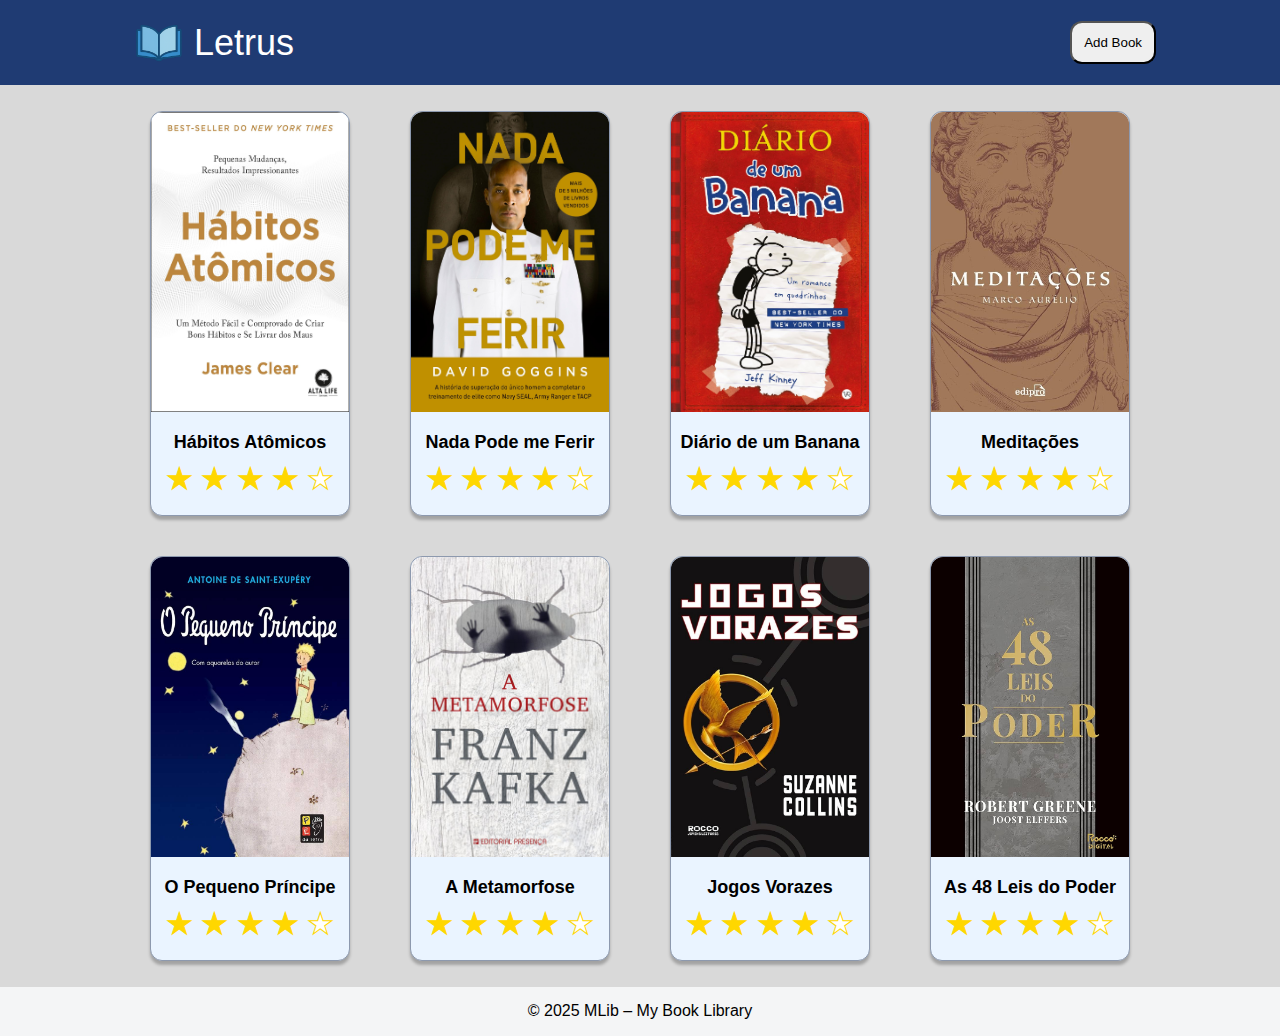
<file: index.html>
<!DOCTYPE html>
<html lang="en">
    <head>
        <meta charset="UTF-8">
         <meta name="viewport" content="width=device-width, initial-scale=1.0">
         <title>Letrus - Home</title>
         <link rel="stylesheet" href="css/style.css">
    </head>

    <body>
        <header>
            <div class="logo-icon">
                <img src="assets/images/logo-livro.png" alt="Logo Icon" height="70">
                <span>Letrus</span>                
            </div>

            <nav>
                <a href="pages/add-book.html">
                    <button class="add-button" aria-label="Add new book review">Add Book</button>
                </a>
            </nav>
        </header>

        <main>
            <div class="book-list-container">

                <a href="pages/details-habitosatomicos.html" class="book-card-link">
                    <div class="book-card">
                        <img src="assets/images/habitos atomicos.jpg" alt="Book Card">
                        <h3>Hábitos Atômicos</h3>
                        <div class="rating">
                            <span>★</span>
                            <span>★</span>
                            <span>★</span>
                            <span>★</span>
                            <span class="star-empty">★</span>
                        </div>
                    </div>
                </a>

                <a href="pages/details-nada-pode-me-ferir.html" class="book-card-link">
                    <div class="book-card">
                        <img src="assets/images/nada pode me ferir.jpg" alt="Book Card">
                        <h3>Nada Pode me Ferir</h3>
                        <div class="rating">
                            <span>★</span>
                            <span>★</span>
                            <span>★</span>
                            <span>★</span>
                            <span class="star-empty">★</span>
                        </div>
                    </div>
                </a>

                <a href="pages/details-diario-de-um-banana.html" class="book-card-link">
                    <div class="book-card">
                        <img src="assets/images/diario de um banana.jpg" alt="Book Card">
                        <h3>Diário de um Banana</h3>
                        <div class="rating">
                            <span>★</span>
                            <span>★</span>
                            <span>★</span>
                            <span>★</span>
                            <span class="star-empty">★</span>
                        </div>
                    </div>
                </a>

                <a href="pages/details-meditacoes.html" class="book-card-link">
                    <div class="book-card">
                        <img src="assets/images/meditacoes.jpg" alt="Book Card">
                        <h3>Meditações</h3>
                        <div class="rating">
                            <span>★</span>
                            <span>★</span>
                            <span>★</span>
                            <span>★</span>
                            <span class="star-empty">★</span>
                        </div>
                    </div>
                </a>

                <a href="pages/details-o-pequeno-principe.html" class="book-card-link">
                    <div class="book-card">
                        <img src="assets/images/pequeno principe.jpg" alt="Book Card">
                        <h3>O Pequeno Príncipe</h3>
                        <div class="rating">
                            <span>★</span>
                            <span>★</span>
                            <span>★</span>
                            <span>★</span>
                            <span class="star-empty">★</span>
                        </div>
                    </div>
                </a>

                <a href="pages/details-metarmofose.html" class="book-card-link">
                    <div class="book-card">
                        <img src="assets/images/a metamorfose.jpg" alt="Book Card">
                        <h3>A Metamorfose</h3>
                        <div class="rating">
                            <span>★</span>
                            <span>★</span>
                            <span>★</span>
                            <span>★</span>
                            <span class="star-empty">★</span>
                        </div>
                    </div>
                </a>

                <a href="pages/details-jogos-vorazes.html" class="book-card-link">
                    <div class="book-card">
                        <img src="assets/images/jogos vorazes.jpg" alt="Book Card">
                        <h3>Jogos Vorazes</h3>
                        <div class="rating">
                            <span>★</span>
                            <span>★</span>
                            <span>★</span>
                            <span>★</span>
                            <span class="star-empty">★</span>
                        </div>
                    </div>
                </a>

                <a href="pages/details-48-leis-do-poder.html" class="book-card-link">
                    <div class="book-card">
                        <img src="assets/images/48 leis do poder.jpg" alt="Book Card">
                        <h3>As 48 Leis do Poder</h3>
                        <div class="rating">
                            <span>★</span>
                            <span>★</span>
                            <span>★</span>
                            <span>★</span>
                            <span class="star-empty">★</span>
                        </div>
                    </div>
                </a>
            </div>
        </main>

        <footer>
            <p>&copy; 2025 MLib &ndash; My Book Library</p>
        </footer>
    </body>
</html>
</file>
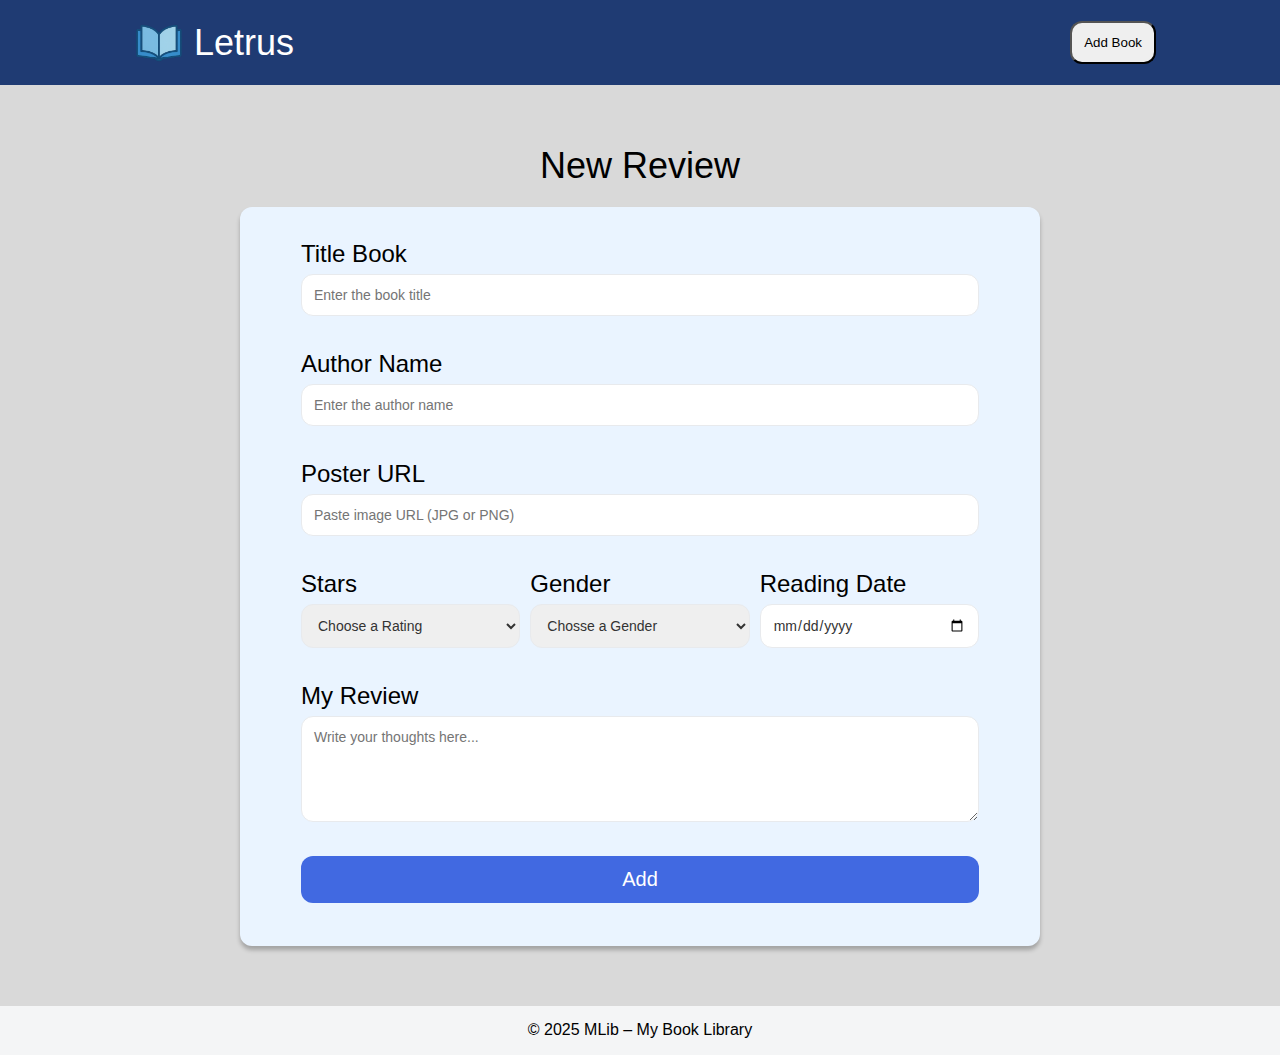
<file: pages/add-book.html>
<!DOCTYPE html>
<html lang="en">
    <head>
        <meta charset="UTF-8">
         <meta name="viewport" content="width=device-width, initial-scale=1.0">
         <title>Letrus - Add Book</title>
         <link rel="stylesheet" href="../css/style.css">
    </head>

    <body>
        <header>
            <a href="../index.html" class="logo-link">
                <div class="logo-icon">
                    <img src="../assets/images/logo-livro.png" alt="Logo Icon" height="70">
                    <span>Letrus</span>                
                </div>
            </a>

            <nav>
                <button class="add-button" aria-label="Add new book review">Add Book</button>
            </nav>
        </header>

        <main>
            <div class="add-book-container">
                <h2>New Review</h2>

                <form>
                    <div class="form-container">
                        <div class="form-group">
                            <label for="book-name">Title Book</label>
                            <input type="text" id="book-name" placeholder="Enter the book title">
                        </div>

                        <div class="form-group">
                            <label for="author-name">Author Name</label>
                            <input type="text" id="author-name" placeholder="Enter the author name">
                        </div>

                        <div class="form-group">
                            <label for="poster-url">Poster URL</label>
                            <input type="text" id="poster-url" placeholder="Paste image URL (JPG or PNG)">
                        </div>

                        <div class="form-row">
                            <div class="form-group">
                                <label for="rating-select">Stars</label>
                                <select id="rating-select">
                                    <option value="">Choose a Rating</option>
                                    <option value="1">★☆☆☆☆ - 1 Star</option>
                                    <option value="2">★★☆☆☆ - 2 Stars</option>
                                    <option value="2">★★★☆☆ - 3 Stars</option>
                                    <option value="3">★★★★☆ - 4 Stars</option>
                                    <option value="5">★★★★★ - 5 Stars</option>
                                </select>
                            </div>

                        <div class="form-group">
                                <label for="gender-select">Gender</label>
                                <select id="gender-select">
                                    <option value="">Chosse a Gender</option>
                                    <option value="Aventura">Aventura</option>
                                    <option value="Autoajuda">Autoajuda</option>
                                    <option value="Biografia">Biografia</option>
                                    <option value="Infantojuvenil">Infantojuvenil</option>
                                    <option value="Filosofia">Filosofia</option>
                                    <option value="Fábula">Fábula</option>
                                    <option value="Ficção">Ficção</option>
                                    <option value="Distopia">Distopia</option>
                                    <option value="Estratégia">Estratégia</option>
                                    <option value="Romance">Romance</option>
                                    <option value="Terror">Terror</option>
                                    <option value="Comédia">Comédia</option>
                                    <option value="Drama">Drama</option>
                                    <option value="Mistério">Mistério</option>
                                    <option value="Fantasia">Fantasia</option>
                                    <option value="Suspense">Suspense</option>
                                </select>
                            </div>

                            <div class="form-group">
                                <label for="reading-date">Reading Date</label>
                                <input type="date" id="reading-date">
                            </div>
                        </div>

                        <div class="form-group">
                            <label for="book-review">My Review</label>
                            <textarea id="book-review" rows="5" placeholder="Write your thoughts here..."></textarea>
                        </div>

                        <button type="submit" class="submit-button">Add</button>

                    </div>
                </div>
            </form>
        </main>

        <footer>
            <p>&copy; 2025 MLib &ndash; My Book Library</p>
        </footer>
    </body>
</html>
</file>
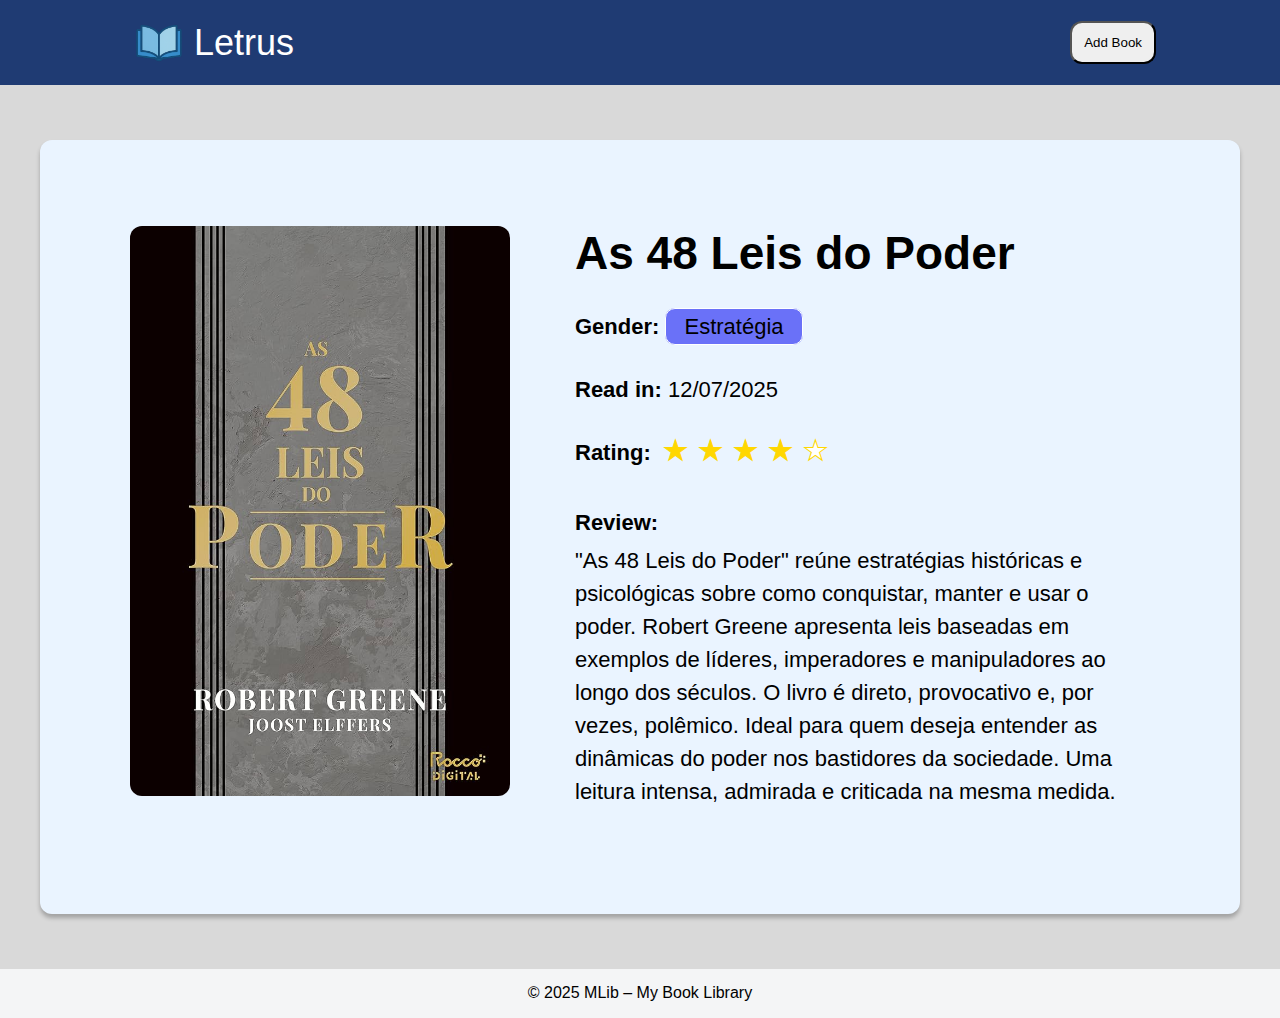
<file: pages/details-48-leis-do-poder.html>
<!DOCTYPE html>
<html lang="en">
    <head>
        <meta charset="UTF-8">
         <meta name="viewport" content="width=device-width, initial-scale=1.0">
         <title>Letrus - As 48 Leis do Poder</title>
         <link rel="stylesheet" href="../css/style.css">
    </head>

    <body>
        <header>
            <a href="../index.html" class="logo-link">
                <div class="logo-icon">
                    <img src="../assets/images/logo-livro.png" alt="Logo Icon" height="70">
                    <span>Letrus</span>                
                </div>
            </a>

            <nav>
                <a href="add-book.html">
                    <button class="add-button" aria-label="Add new book review">Add Book</button>
                </a>
            </nav>
        </header>

        <main>
            <div class="book-info-container">
                <div class="book-cover">
                    <img src="../assets/images/48 leis do poder.jpg" width="380px" height="570px" alt="book-cover of 48 leis do poder">
                </div>

                <div class="book-details-info">
                    <h1 class="book-title">As 48 Leis do Poder</h1>

                    <div class="book-section-gender">
                        <p><strong>Gender:</strong> <span class="estrategia">Estratégia</span></p>
                    </div>

                    <div class="book-section">
                        <p><strong>Read in:</strong> 12/07/2025</p>
                    </div>

                    <div class="book-section rating-details">
                        <p><strong>Rating:</strong></p>
                        <div class="rating-info">
                            <span>★</span><span>★</span><span>★</span><span>★</span><span class="star-empty">★</span>
                        </div>
                    </div>

                    <div class="book-section">
                        <p class="review-title"><strong>Review:</strong></p>
                        <p>"As 48 Leis do Poder" reúne estratégias históricas e psicológicas sobre como conquistar, manter e usar o poder. 
                            Robert Greene apresenta leis baseadas em exemplos de líderes, imperadores e manipuladores ao longo dos séculos. 
                            O livro é direto, provocativo e, por vezes, polêmico. 
                            Ideal para quem deseja entender as dinâmicas do poder nos bastidores da sociedade. Uma leitura intensa, admirada e criticada na mesma medida.</p>
                    </div>
                </div>
            </div>
        </main>

        <footer>
            <p>&copy; 2025 MLib &ndash; My Book Library</p>
        </footer>
    </body>
</html>
</file>
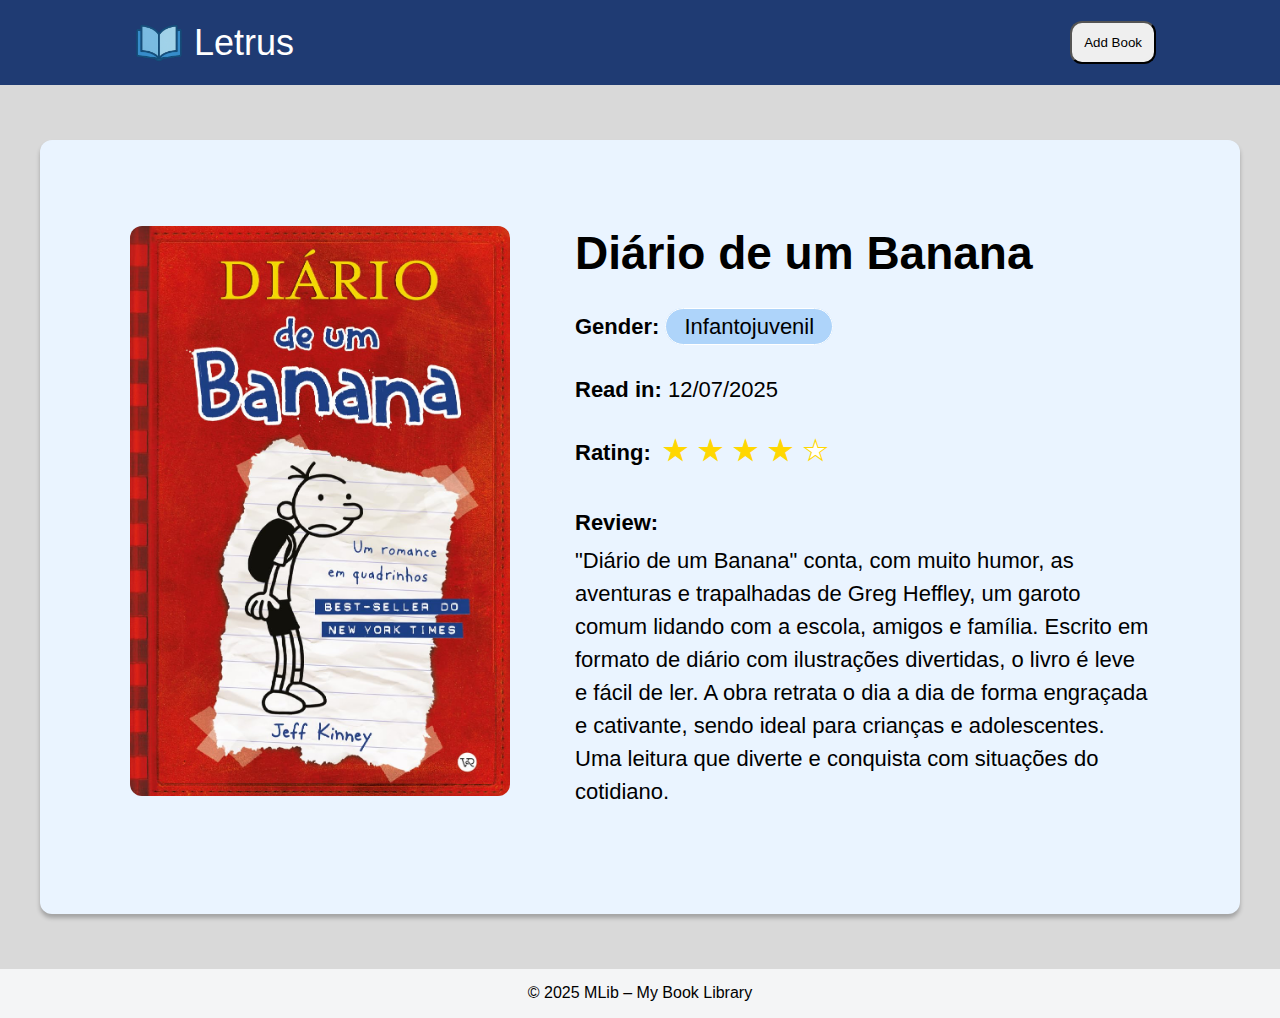
<file: pages/details-diario-de-um-banana.html>
<!DOCTYPE html>
<html lang="en">
    <head>
        <meta charset="UTF-8">
         <meta name="viewport" content="width=device-width, initial-scale=1.0">
         <title>Letrus - Diário de um Banana</title>
         <link rel="stylesheet" href="../css/style.css">
    </head>

    <body>
        <header>
            <a href="../index.html" class="logo-link">
                <div class="logo-icon">
                    <img src="../assets/images/logo-livro.png" alt="Logo Icon" height="70">
                    <span>Letrus</span>                
                </div>
            </a>

            <nav>
                <a href="add-book.html">
                    <button class="add-button" aria-label="Add new book review">Add Book</button>
                </a>
            </nav>
        </header>

        <main>
            <div class="book-info-container">
                <div class="book-cover">
                    <img src="../assets/images/diario de um banana.jpg" width="380px" height="570px" alt="book-cover of Diário de um Banana">
                </div>

                <div class="book-details-info">
                    <h1 class="book-title">Diário de um Banana</h1>

                    <div class="book-section-gender">
                        <p><strong>Gender:</strong> <span class="infantojuvenil">Infantojuvenil</span></p>
                    </div>

                    <div class="book-section">
                        <p><strong>Read in:</strong> 12/07/2025</p>
                    </div>

                    <div class="book-section rating-details">
                        <p><strong>Rating:</strong></p>
                        <div class="rating-info">
                            <span>★</span><span>★</span><span>★</span><span>★</span><span class="star-empty">★</span>
                        </div>
                    </div>

                    <div class="book-section">
                        <p class="review-title"><strong>Review:</strong></p>
                        <p>"Diário de um Banana" conta, com muito humor, as aventuras e trapalhadas de Greg Heffley, um garoto comum lidando com a escola,
                             amigos e família. Escrito em formato de diário com ilustrações divertidas, o livro é leve e fácil de ler. 
                             A obra retrata o dia a dia de forma engraçada e cativante, 
                            sendo ideal para crianças e adolescentes. Uma leitura que diverte e conquista com situações do cotidiano.</p>
                    </div>
                </div>
            </div>
        </main>

        <footer>
            <p>&copy; 2025 MLib &ndash; My Book Library</p>
        </footer>
    </body>
</html>
</file>
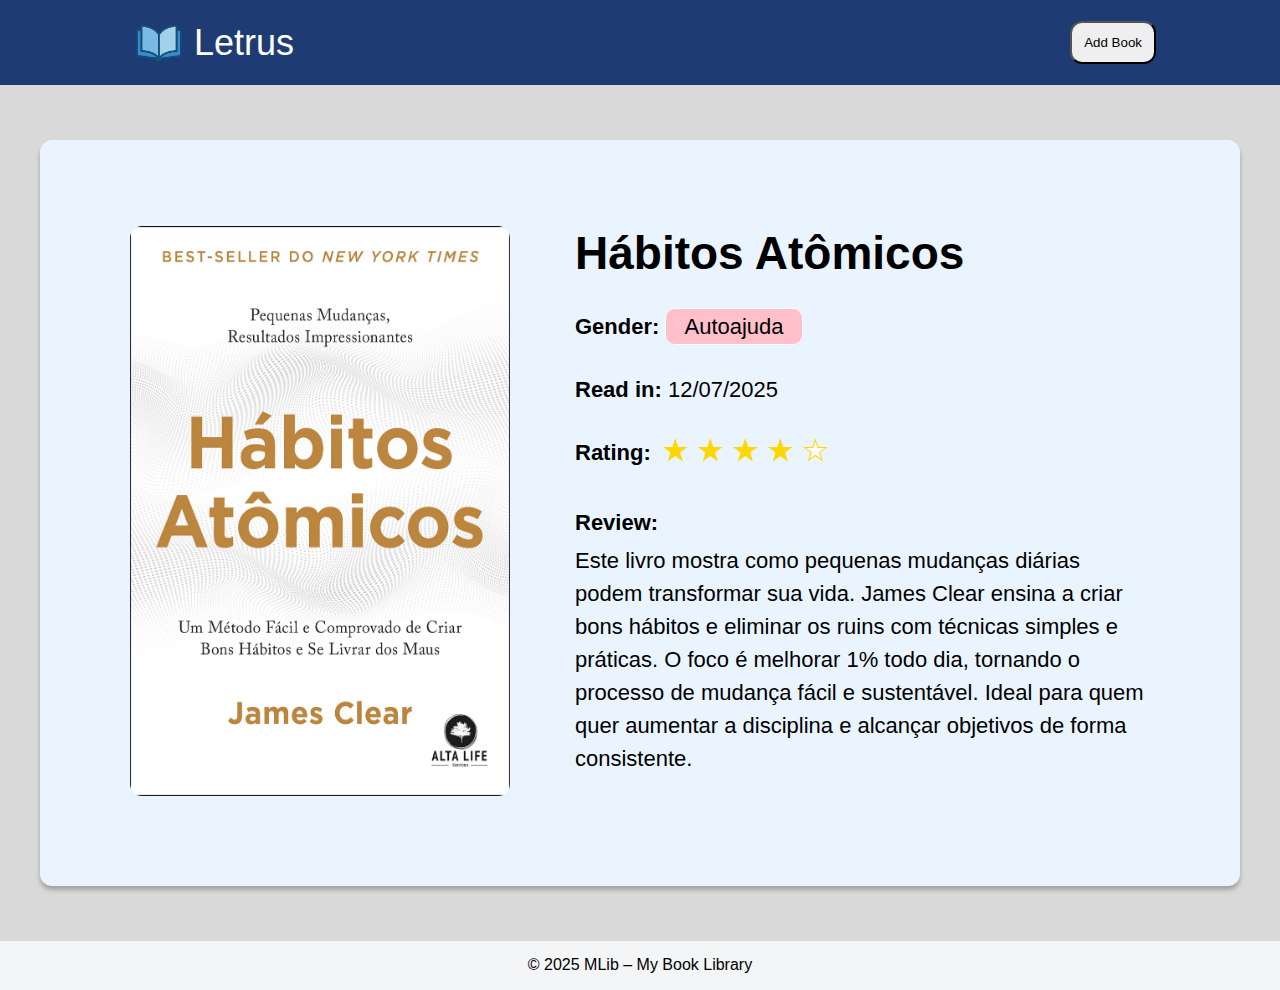
<file: pages/details-habitosatomicos.html>
<!DOCTYPE html>
<html lang="en">
    <head>
        <meta charset="UTF-8">
         <meta name="viewport" content="width=device-width, initial-scale=1.0">
         <title>Letrus - Hábitos Atômicos</title>
         <link rel="stylesheet" href="../css/style.css">
    </head>

    <body>
        <header>
            <a href="../index.html" class="logo-link">
                <div class="logo-icon">
                    <img src="../assets/images/logo-livro.png" alt="Logo Icon" height="70">
                    <span>Letrus</span>                
                </div>
            </a>

            <nav>
                <a href="add-book.html">
                    <button class="add-button" aria-label="Add new book review">Add Book</button>
                </a>
            </nav>
        </header>

        <main>
            <div class="book-info-container">
                <div class="book-cover">
                    <img src="../assets/images/habitos atomicos.jpg" width="380px" height="570px" alt="book-cover of Hábitos Atômicos">
                </div>

                <div class="book-details-info">
                    <h1 class="book-title">Hábitos Atômicos</h1>

                    <div class="book-section-gender">
                        <p><strong>Gender:</strong> <span class="autoajuda">Autoajuda</span></p>
                    </div>

                    <div class="book-section">
                        <p><strong>Read in:</strong> 12/07/2025</p>
                    </div>

                    <div class="book-section rating-details">
                        <p><strong>Rating:</strong></p>
                        <div class="rating-info">
                            <span>★</span><span>★</span><span>★</span><span>★</span><span class="star-empty">★</span>
                        </div>
                    </div>

                    <div class="book-section">
                        <p class="review-title"><strong>Review:</strong></p>
                        <p>Este livro mostra como pequenas mudanças diárias podem transformar sua vida. James Clear ensina
                             a criar bons hábitos e eliminar os ruins com técnicas simples e práticas. 
                            O foco é melhorar 1% todo dia, tornando o processo de mudança fácil e sustentável.
                            Ideal para quem quer aumentar a disciplina e alcançar objetivos de forma consistente.</p>
                    </div>
                </div>
            </div>
        </main>

        <footer>
            <p>&copy; 2025 MLib &ndash; My Book Library</p>
        </footer>
    </body>
</html>
</file>
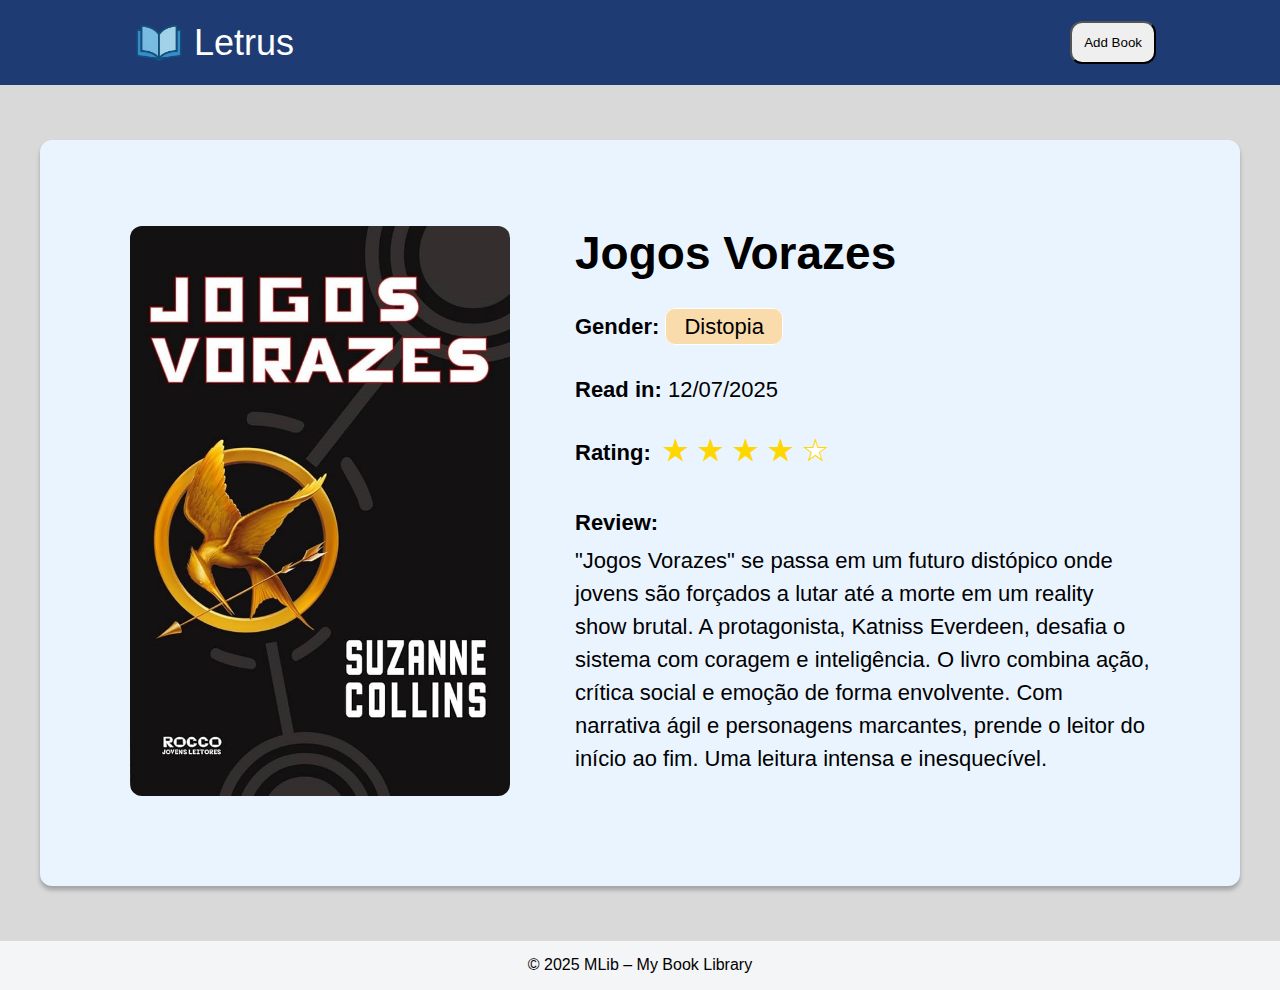
<file: pages/details-jogos-vorazes.html>
<!DOCTYPE html>
<html lang="en">
    <head>
        <meta charset="UTF-8">
         <meta name="viewport" content="width=device-width, initial-scale=1.0">
         <title>Letrus - Jogos Vorazes</title>
         <link rel="stylesheet" href="../css/style.css">
    </head>

    <body>
        <header>
            <a href="../index.html" class="logo-link">
                <div class="logo-icon">
                    <img src="../assets/images/logo-livro.png" alt="Logo Icon" height="70">
                    <span>Letrus</span>                
                </div>
            </a>

            <nav>
                <a href="add-book.html">
                    <button class="add-button" aria-label="Add new book review">Add Book</button>
                </a>
            </nav>
        </header>

        <main>
            <div class="book-info-container">
                <div class="book-cover">
                    <img src="../assets/images/jogos vorazes.jpg" width="380px" height="570px" alt="book-cover of Jogos Vorazes">
                </div>

                <div class="book-details-info">
                    <h1 class="book-title">Jogos Vorazes</h1>

                    <div class="book-section-gender">
                        <p><strong>Gender:</strong> <span class="distopia">Distopia</span></p>
                    </div>

                    <div class="book-section">
                        <p><strong>Read in:</strong> 12/07/2025</p>
                    </div>

                    <div class="book-section rating-details">
                        <p><strong>Rating:</strong></p>
                        <div class="rating-info">
                            <span>★</span><span>★</span><span>★</span><span>★</span><span class="star-empty">★</span>
                        </div>
                    </div>

                    <div class="book-section">
                        <p class="review-title"><strong>Review:</strong></p>
                        <p>"Jogos Vorazes" se passa em um futuro distópico onde jovens são forçados a lutar até a morte em um reality show brutal. A protagonista, Katniss Everdeen, 
                            desafia o sistema com coragem e inteligência. O livro combina ação,
                            crítica social e emoção de forma envolvente. Com narrativa ágil e personagens marcantes, prende o leitor do início ao fim. Uma leitura intensa e inesquecível.</p>
                    </div>
                </div>
            </div>
        </main>

        <footer>
            <p>&copy; 2025 MLib &ndash; My Book Library</p>
        </footer>
    </body>
</html>
</file>
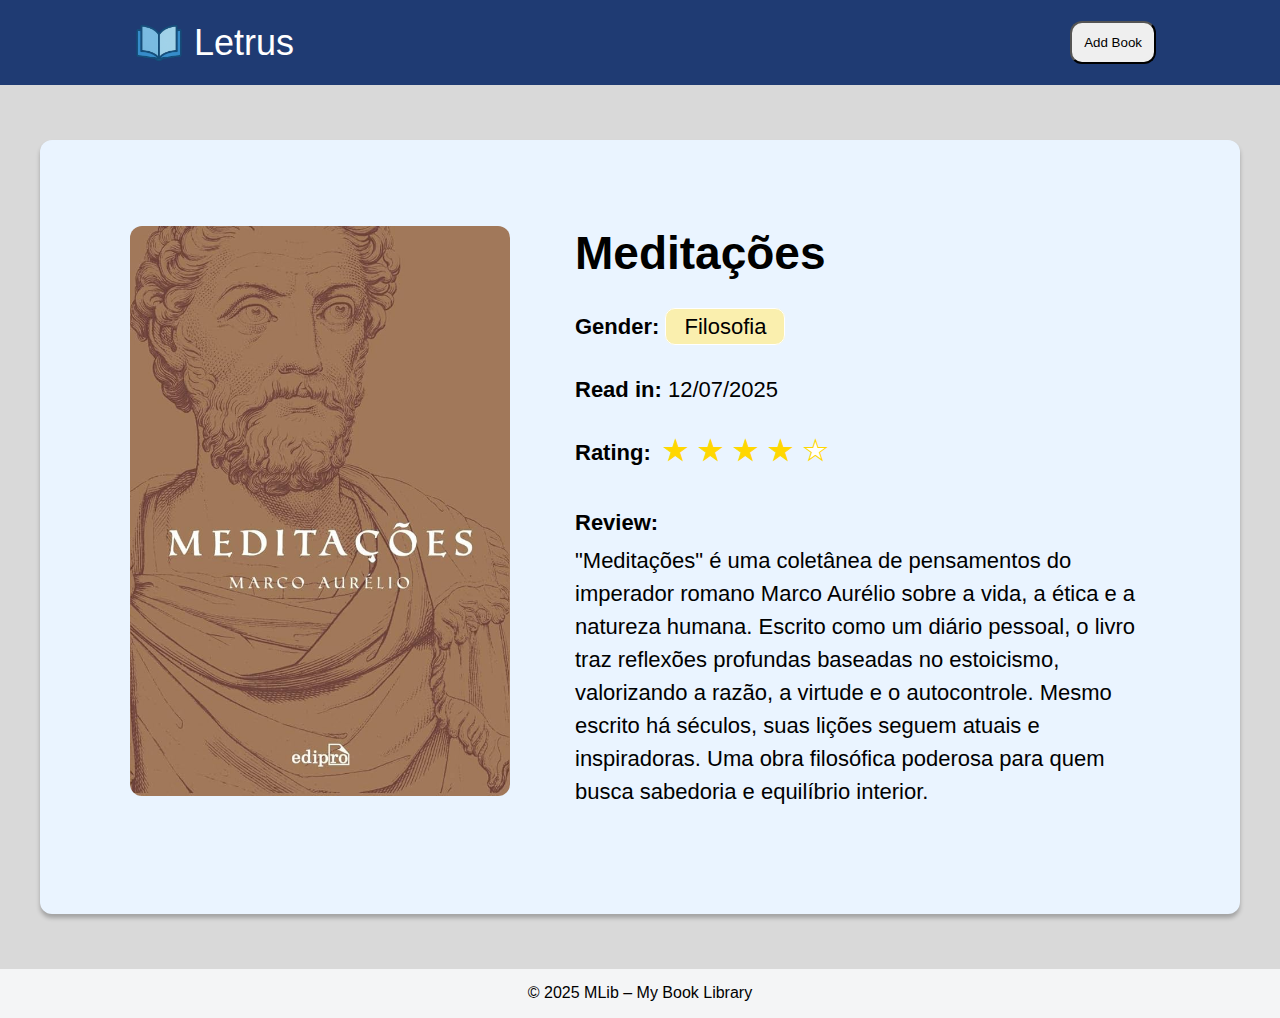
<file: pages/details-meditacoes.html>
<!DOCTYPE html>
<html lang="en">
    <head>
        <meta charset="UTF-8">
         <meta name="viewport" content="width=device-width, initial-scale=1.0">
         <title>Letrus - Meditações</title>
         <link rel="stylesheet" href="../css/style.css">
    </head>

    <body>
        <header>
            <a href="../index.html" class="logo-link">
                <div class="logo-icon">
                    <img src="../assets/images/logo-livro.png" alt="Logo Icon" height="70">
                    <span>Letrus</span>                
                </div>
            </a>

            <nav>
                <a href="add-book.html">
                    <button class="add-button" aria-label="Add new book review">Add Book</button>
                </a>
            </nav>
        </header>

        <main>
            <div class="book-info-container">
                <div class="book-cover">
                    <img src="../assets/images/meditacoes.jpg" width="380px" height="570px" alt="book-cover of Meditações">
                </div>

                <div class="book-details-info">
                    <h1 class="book-title">Meditações</h1>

                    <div class="book-section-gender">
                        <p><strong>Gender:</strong> <span class="filosofia">Filosofia</span></p>
                    </div>

                    <div class="book-section">
                        <p><strong>Read in:</strong> 12/07/2025</p>
                    </div>

                    <div class="book-section rating-details">
                        <p><strong>Rating:</strong></p>
                        <div class="rating-info">
                            <span>★</span><span>★</span><span>★</span><span>★</span><span class="star-empty">★</span>
                        </div>
                    </div>

                    <div class="book-section">
                        <p class="review-title"><strong>Review:</strong></p>
                        <p>"Meditações" é uma coletânea de pensamentos do imperador romano Marco Aurélio sobre a vida, a ética e a natureza humana. 
                            Escrito como um diário pessoal, o livro traz reflexões profundas baseadas no estoicismo, valorizando a razão, a virtude e 
                            o autocontrole. Mesmo escrito há séculos,
                            suas lições seguem atuais e inspiradoras. Uma obra filosófica poderosa para quem busca sabedoria e equilíbrio interior.</p>
                    </div>
                </div>
            </div>
        </main>

        <footer>
            <p>&copy; 2025 MLib &ndash; My Book Library</p>
        </footer>
    </body>
</html>
</file>
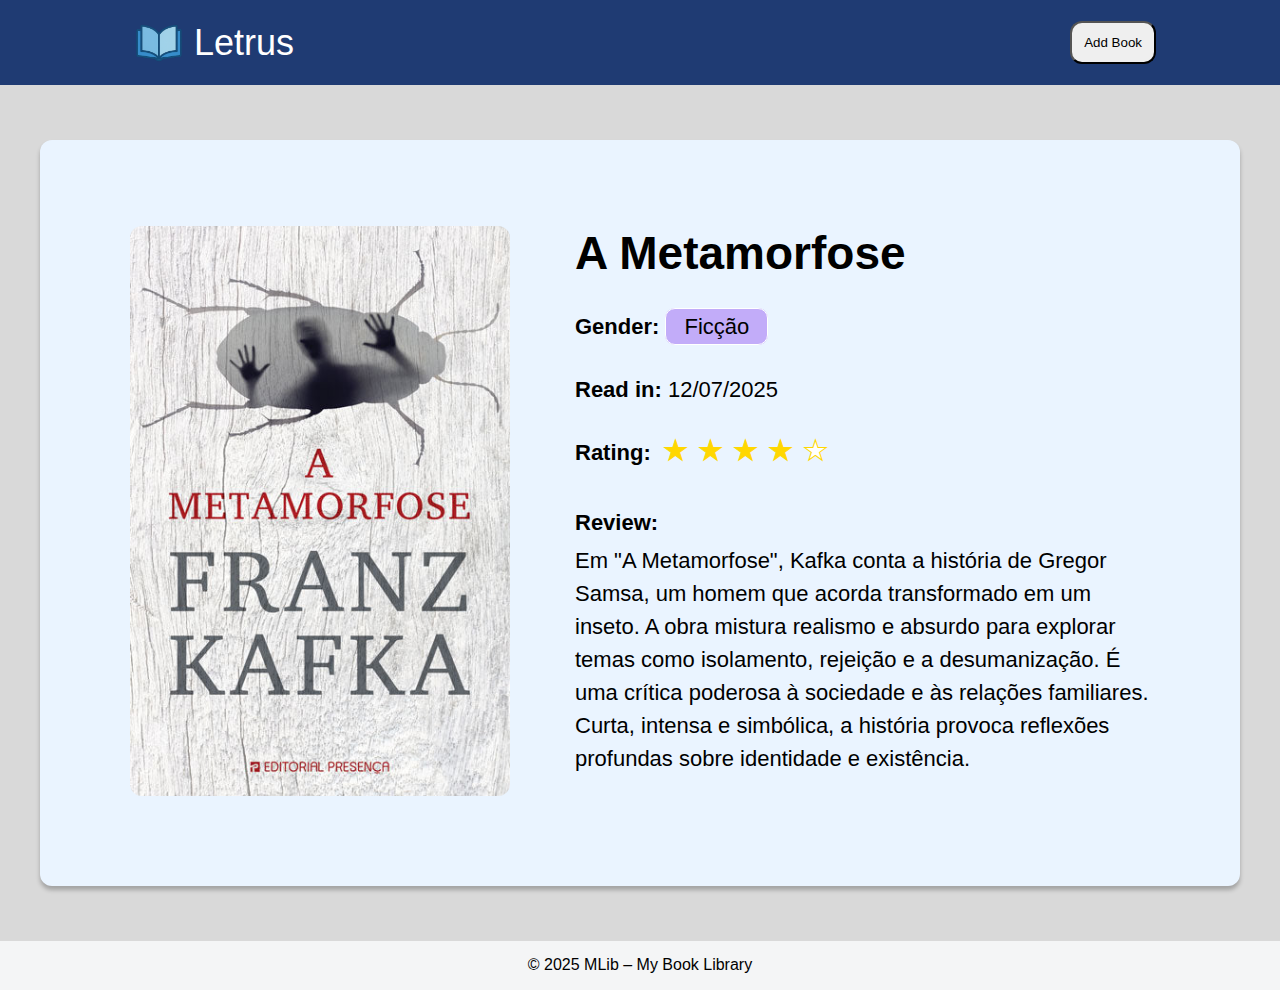
<file: pages/details-metarmofose.html>
<!DOCTYPE html>
<html lang="en">
    <head>
        <meta charset="UTF-8">
         <meta name="viewport" content="width=device-width, initial-scale=1.0">
         <title>Letrus - A Metarmofose</title>
         <link rel="stylesheet" href="../css/style.css">
    </head>

    <body>
        <header>
            <a href="../index.html" class="logo-link">
                <div class="logo-icon">
                    <img src="../assets/images/logo-livro.png" alt="Logo Icon" height="70">
                    <span>Letrus</span>                
                </div>
            </a>

            <nav>
                <a href="add-book.html">
                    <button class="add-button" aria-label="Add new book review">Add Book</button>
                </a>
            </nav>
        </header>

        <main>
            <div class="book-info-container">
                <div class="book-cover">
                    <img src="../assets/images/a metamorfose.jpg" width="380px" height="570px" alt="book-cover of Metamorfose">
                </div>

                <div class="book-details-info">
                    <h1 class="book-title">A Metamorfose</h1>

                    <div class="book-section-gender">
                        <p><strong>Gender:</strong> <span class="ficcao">Ficção</span></p>
                    </div>

                    <div class="book-section">
                        <p><strong>Read in:</strong> 12/07/2025</p>
                    </div>

                    <div class="book-section rating-details">
                        <p><strong>Rating:</strong></p>
                        <div class="rating-info">
                            <span>★</span><span>★</span><span>★</span><span>★</span><span class="star-empty">★</span>
                        </div>
                    </div>

                    <div class="book-section">
                        <p class="review-title"><strong>Review:</strong></p>
                        <p>Em "A Metamorfose", Kafka conta a história de Gregor Samsa, um homem que acorda transformado em um inseto. 
                            A obra mistura realismo e absurdo para explorar temas como isolamento, rejeição e a desumanização. 
                            É uma crítica poderosa à sociedade e às relações familiares. Curta, intensa e simbólica, a história provoca reflexões profundas sobre identidade e existência.</p>
                    </div>
                </div>
            </div>
        </main>

        <footer>
            <p>&copy; 2025 MLib &ndash; My Book Library</p>
        </footer>
    </body>
</html>
</file>
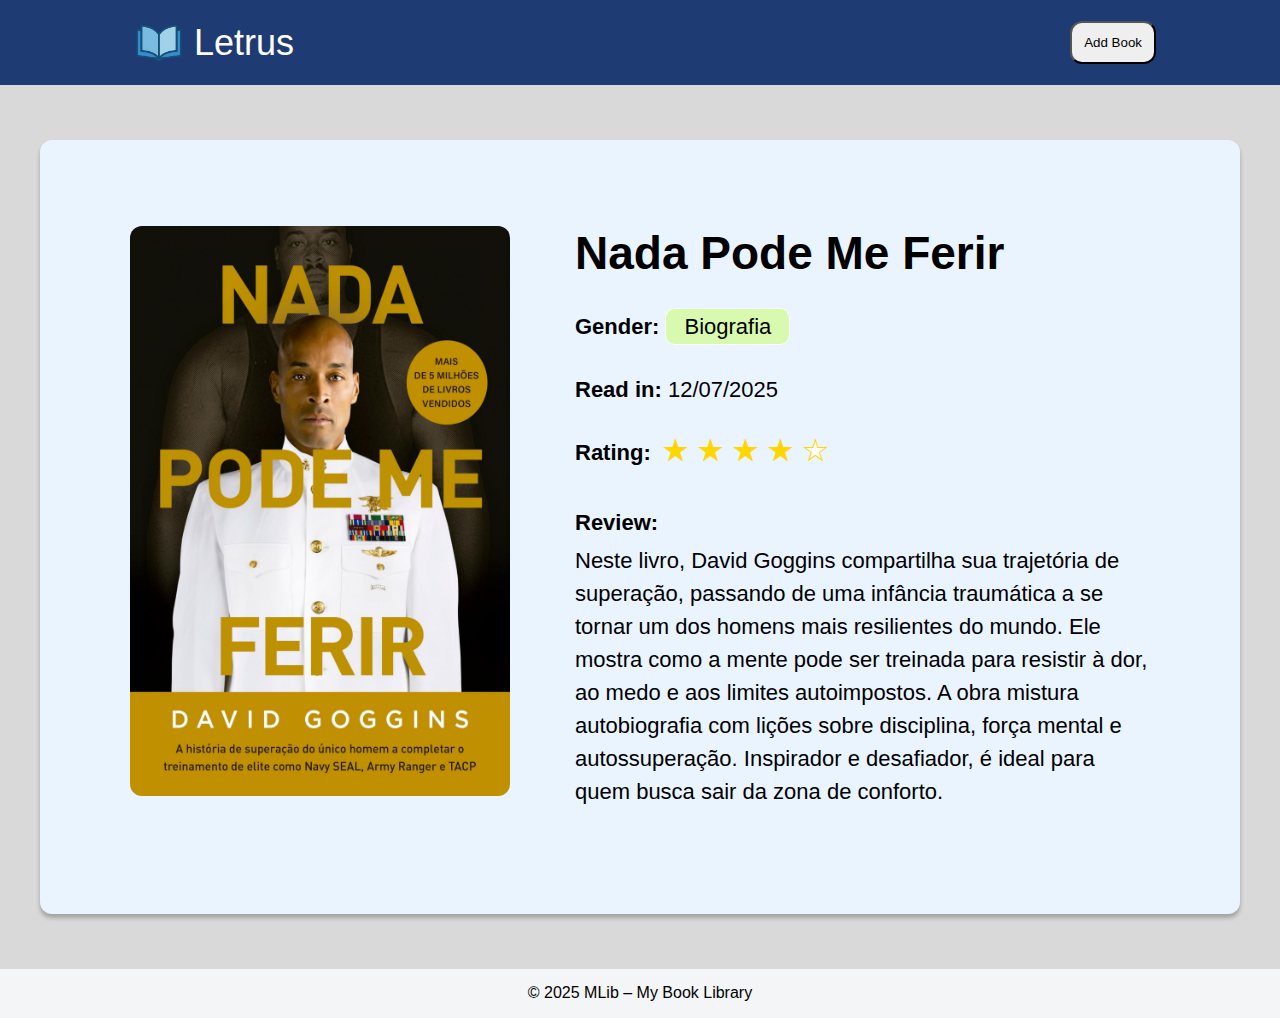
<file: pages/details-nada-pode-me-ferir.html>
<!DOCTYPE html>
<html lang="en">
    <head>
        <meta charset="UTF-8">
         <meta name="viewport" content="width=device-width, initial-scale=1.0">
         <title>Letrus - Nada Pode Me Ferir</title>
         <link rel="stylesheet" href="../css/style.css">
    </head>

    <body>
        <header>
            <a href="../index.html" class="logo-link">
                <div class="logo-icon">
                    <img src="../assets/images/logo-livro.png" alt="Logo Icon" height="70">
                    <span>Letrus</span>                
                </div>
            </a>

            <nav>
                <a href="add-book.html">
                    <button class="add-button" aria-label="Add new book review">Add Book</button>
                </a>
            </nav>
        </header>

        <main>
            <div class="book-info-container">
                <div class="book-cover">
                    <img src="../assets/images/nada pode me ferir.jpg" width="380px" height="570px" alt="book-cover of Nada Pode me Ferir">
                </div>

                <div class="book-details-info">
                    <h1 class="book-title">Nada Pode Me Ferir</h1>

                    <div class="book-section-gender">
                        <p><strong>Gender:</strong> <span class="biografia">Biografia</span></p>
                    </div>

                    <div class="book-section">
                        <p><strong>Read in:</strong> 12/07/2025</p>
                    </div>

                    <div class="book-section rating-details">
                        <p><strong>Rating:</strong></p>
                        <div class="rating-info">
                            <span>★</span><span>★</span><span>★</span><span>★</span><span class="star-empty">★</span>
                        </div>
                    </div>

                    <div class="book-section">
                        <p class="review-title"><strong>Review:</strong></p>
                        <p>Neste livro, David Goggins compartilha sua trajetória de superação, passando de uma infância traumática a se
                             tornar um dos homens mais resilientes do mundo. Ele mostra como a mente pode ser treinada para resistir à dor, 
                             ao medo e aos limites autoimpostos. A obra mistura autobiografia com lições sobre disciplina,
                             força mental e autossuperação. Inspirador e desafiador, é ideal para quem busca sair da zona de conforto.</p>
                    </div>
                </div>
            </div>
        </main>

        <footer>
            <p>&copy; 2025 MLib &ndash; My Book Library</p>
        </footer>
    </body>
</html>
</file>
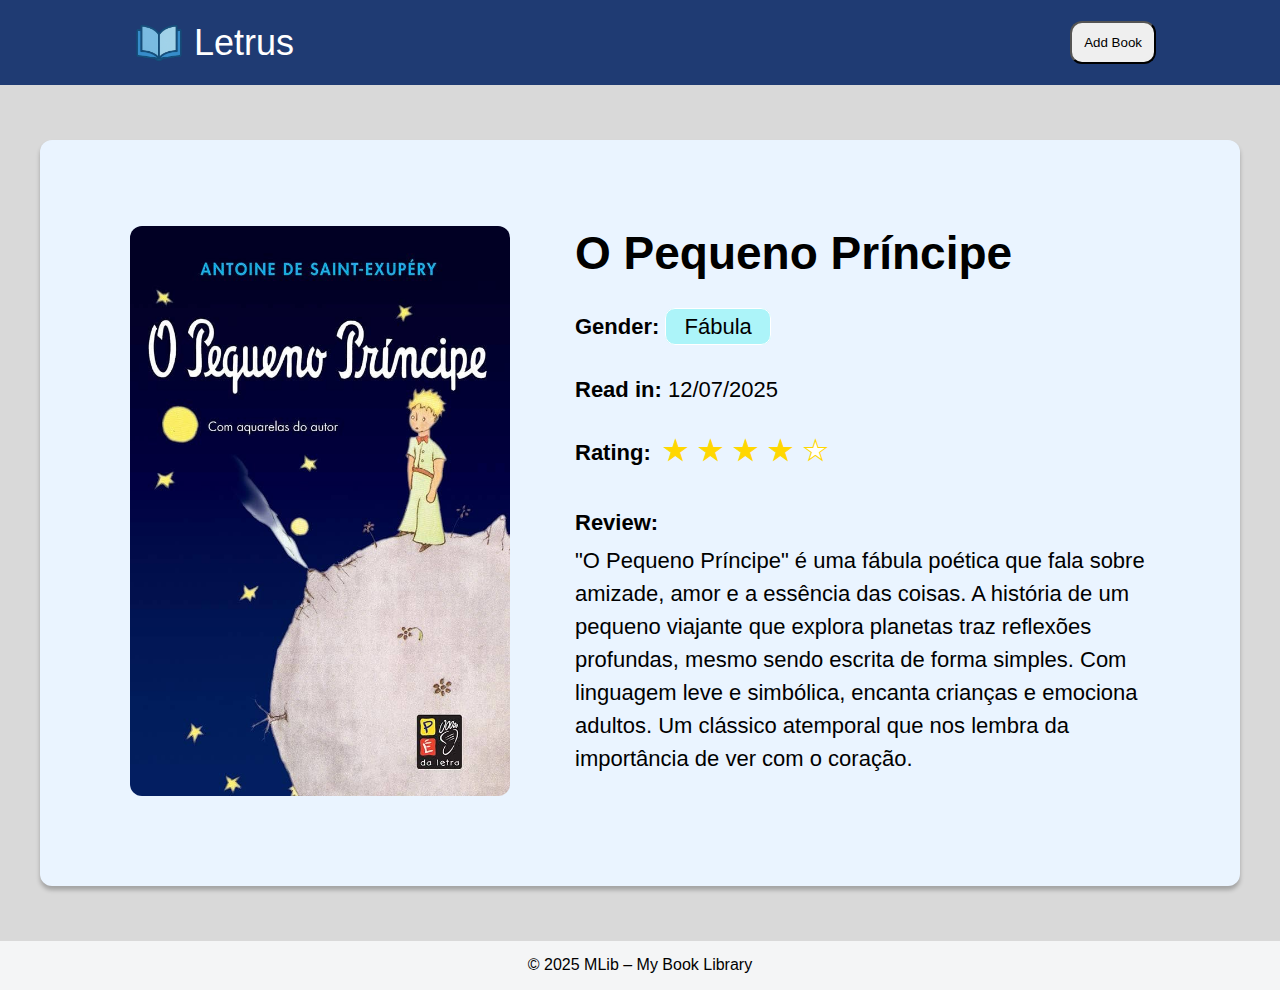
<file: pages/details-o-pequeno-principe.html>
<!DOCTYPE html>
<html lang="en">
    <head>
        <meta charset="UTF-8">
         <meta name="viewport" content="width=device-width, initial-scale=1.0">
         <title>Letrus - O Pequeno Príncipe</title>
         <link rel="stylesheet" href="../css/style.css">
    </head>

    <body>
        <header>
            <a href="../index.html" class="logo-link">
                <div class="logo-icon">
                    <img src="../assets/images/logo-livro.png" alt="Logo Icon" height="70">
                    <span>Letrus</span>                
                </div>
            </a>

            <nav>
                <a href="add-book.html">
                    <button class="add-button" aria-label="Add new book review">Add Book</button>
                </a>
            </nav>
        </header>

        <main>
            <div class="book-info-container">
                <div class="book-cover">
                    <img src="../assets/images/pequeno principe.jpg" width="380px" height="570px" alt="book-cover of O Pequeno Príncipe">
                </div>

                <div class="book-details-info">
                    <h1 class="book-title">O Pequeno Príncipe</h1>

                    <div class="book-section-gender">
                        <p><strong>Gender:</strong> <span class="fabula">Fábula</span></p>
                    </div>

                    <div class="book-section">
                        <p><strong>Read in:</strong> 12/07/2025</p>
                    </div>

                    <div class="book-section rating-details">
                        <p><strong>Rating:</strong></p>
                        <div class="rating-info">
                            <span>★</span><span>★</span><span>★</span><span>★</span><span class="star-empty">★</span>
                        </div>
                    </div>

                    <div class="book-section">
                        <p class="review-title"><strong>Review:</strong></p>
                        <p>"O Pequeno Príncipe" é uma fábula poética que fala sobre amizade, amor e a essência das coisas. 
                            A história de um pequeno viajante que explora planetas traz reflexões profundas, mesmo sendo escrita de forma simples. 
                            Com linguagem leve e simbólica,
                            encanta crianças e emociona adultos. Um clássico atemporal que nos lembra da importância de ver com o coração.</p>
                    </div>
                </div>
            </div>
        </main>

        <footer>
            <p>&copy; 2025 MLib &ndash; My Book Library</p>
        </footer>
    </body>
</html>
</file>
<file: css/style.css>
/*Reset Básico*/
*{
    margin: 0;
    padding: 0;
    box-sizing: border-box;
}

body{
    background-color: #D9D9D9;
    font-family: Arial, Helvetica, sans-serif;
    color: black;

    display: flex;
    flex-direction: column;
    min-height: 100vh;
}

header{
    background-color: #1F3B73;
    height: 85px;
    color: white;

    display: flex;
    justify-content: space-between;
    align-items: center;

    padding: 0 5%;
}

.logo-link{
    text-decoration: none;
    color: inherit;
}

main{
    flex: 1;
}

footer{
    background-color: #f4f5f6;
    text-align: center;
    color: black;
    font-size: 16px;
    padding: 15.25px;
}

.logo-icon{
    display: flex;
    align-items: center;
    font-size: 36px;
    margin: 60px;
}

.add-button{
    padding: 12px;
    border-radius: 12px;
    margin: 60px;
    cursor: pointer;

    transition: background-color 0.3s ease-in-out;
}

.book-list-container{
    padding: 26px 20px;
    max-width: 1020px;
    margin: 0 auto;

    display: flex;
    flex-wrap: wrap;
    row-gap: 40px;
    column-gap: 60px;
}

.book-card{
    background-color: #EAF4FF;
    border: 1px solid #8d99ae;
    width: 200px;
    border-radius: 12px;
    text-align: center;
    box-shadow: 0px 4px 3px 0px #00000040;
    color: black;

    transition: box-shadow 0.3s ease-in-out;
    animation: FadeInUp 0.8s ease-out forwards;
}

.book-card h3{
    color: black;
    margin-top: 16px;
    font-size: 18px;
    max-width: 700;
}

.book-card img{
    max-width: 200px;
    width: 100%;
    height: 300px;
    border-radius: 12px 12px 0 0;
}

.rating{
    color: #FFD700;
    font-size: 28px;
    margin-top: 8px;
    margin-bottom: 19px;
    -webkit-text-stroke: 1px #FFD700;
}

.star-empty{
    color: white;
}

.book-card-link{
    text-decoration: none;
}

.add-book-container{
    max-width: 800px;
    margin: 60px auto;
}

.add-book-container h2{
    text-align: center;
    font-size: 36px;
    color: black;
    margin-bottom: 20px;
    font-weight: 400;
}

.form-container{
    background-color: #EAF4FF;
    padding: 33px 61px;
    border-radius: 12px;
    box-shadow: 0px 4px 4px 0px #00000040;
}

.form-group{
    margin-bottom: 34px;
    display: flex;
    flex-direction: column;
}

.form-group label{
    color: black;
    margin-bottom: 6px;
    font-size: 24px;
}

.form-group input,
.form-group select,
.form-group textarea{
    width: 100%;
    padding: 12px;
    border-radius: 12px;
    border: 1px solid #e8eaed;
    font-size: 14px;
    color: #333;
    font-family: inherit;

    transition: box-shadow 0.3s ease-in-out;
    transition: border 0.3s ease-in-out;
}

.form-row{
    display: flex;
    justify-content: space-between;
    gap: 10px;

}

.form-group, .form-row{
    flex: 1; 
}

.submit-button{
    width: 100%;
    padding: 12px;
    border-radius: 12px;
    border: none;
    background-color: #4169E1;
    color: white;
    font-size: 20px;
    cursor: pointer;
    margin-bottom: 10px;
}

.book-info-container{
    display: flex;
    align-items: flex-start;
    background-color: #EAF4FF;
    gap: 65px;
    border-radius: 12px;

    max-width: 1200px;
    margin: 55px auto;

    padding: 86px 90px;
    box-shadow: 0px 4px 4px 0px #00000040;
}

.book-cover img{
    border-radius: 12px;
}

.book-cover {  
  flex-shrink: 0; 
}

.book-details-info h1{
    font-size: 46px;
    margin-bottom: 30px;
}

.book-section{
    margin-bottom: 20px;
}

.rating-details{
    display: flex;
    align-items: baseline;
    gap: 12px;
}

.book-details-info p{
    font-size: 22px;
    line-height: 1.5;
}

.rating-details .rating{
    margin: 0;
}

.rating{
    font-size: 30px;
}

.review-title{
    margin-bottom: 5px;
}

.book-section-gender{
    margin-bottom: 30px;
}

.book-section-gender .autoajuda{
    background-color: rgb(255, 192, 203);
    padding: 5px 18px;
    border-radius: 10px;
    border: 1px solid white;
}

.book-section-gender .biografia{
    background-color: rgb(216, 250, 174);
    padding: 5px 18px;
    border-radius: 10px;
    border: 1px solid white;
}

.book-section-gender .infantojuvenil{
    background-color: rgb(174, 212, 250);
    padding: 5px 18px;
    border-radius: 20px;
    border: 1px solid white;
}

.book-section-gender .filosofia{
    background-color: rgb(250, 239, 174);
    padding: 5px 18px;
    border-radius: 10px;
    border: 1px solid white;
}

.book-section-gender .fabula{
    background-color: rgb(172, 244, 249);
    padding: 5px 18px;
    border-radius: 10px;
    border: 1px solid rgb(255, 255, 255);
}

.book-section-gender .ficcao{
    background-color: rgb(194, 172, 249);
    padding: 5px 18px;
    border-radius: 10px;
    border: 1px solid rgb(255, 255, 255);
}

.book-section-gender .distopia{
    background-color: rgb(249, 219, 172);
    padding: 5px 18px;
    border-radius: 10px;
    border: 1px solid rgb(255, 255, 255);
}

.book-section-gender .estrategia{
    background-color: rgb(106, 113, 248);
    padding: 5px 18px;
    border-radius: 10px;
    border: 1px solid rgb(255, 255, 255);
}

.rating-info{
    color: #FFD700;
    font-size: 28px;
    margin-top: 8px;
    margin-bottom: 19px;
    -webkit-text-stroke: 1px #FFD700;

    display: flex;
    gap: 10px;
}

@media (max-width: 540px){

    header{
        display: flex;
        justify-content: space-between;
        align-items: center;
        padding: 0px 0px;
    }

    .logo-icon{
        margin: 0px;
    }

    .add-button{
        margin: 10px;
    }
    
    .book-list-container{
        display: flex;
        flex-direction: column;
        align-items: center;
    }

    .add-book-container h2{
        font-size: 30px;
    }

    .form-container{
        padding: 25px 20px;
    }

    .add-book-container{
        margin: 30px auto;
        padding: 0 15px;

    }

    .form-group label{
        font-size: 20px;
    }

    .form-row{
        display: flex;
        flex-direction: column;
        gap: 0px;
    }

    .book-info-container{
        display: flex;
        flex-direction: column;
        align-items: center;
        gap: 10px;

        padding: 20px;
        margin: 30px 15px;
    }

    .book-cover img{
        width: 100%;
        max-width: 280px;
        height: auto;
    }  
    
    .book-details-info p{
        margin: 5px;
    }

    .book-details-info h1{
        font-size: 24px;
        text-align: center;
    }

    .book-section-gender p{
        font-size: 16px;
    }

    .book-section p{
        font-size: 16px; 
    }

    .rating-info{
        font-size: 20px;
    }
}

.add-button:hover{
    background-color: #e0e0e0;
}

.book-card:hover{
    box-shadow: 0px 8px 16px 0px rgba(0, 0, 0, 0.2);
}

.form-group input:focus,
.form-group select:focus,
.form-group textarea:focus{
    border: 1px solid #4169E1;
    outline: none;
    box-shadow: 0 0 5px #4169E1;
}

@keyframes FadeInUp {
    from{
        opacity: 0;
        transform: translateY(20px);
    }

    to{
        opacity: 1;
        transform: translateY(0);
    }
}
</file>
